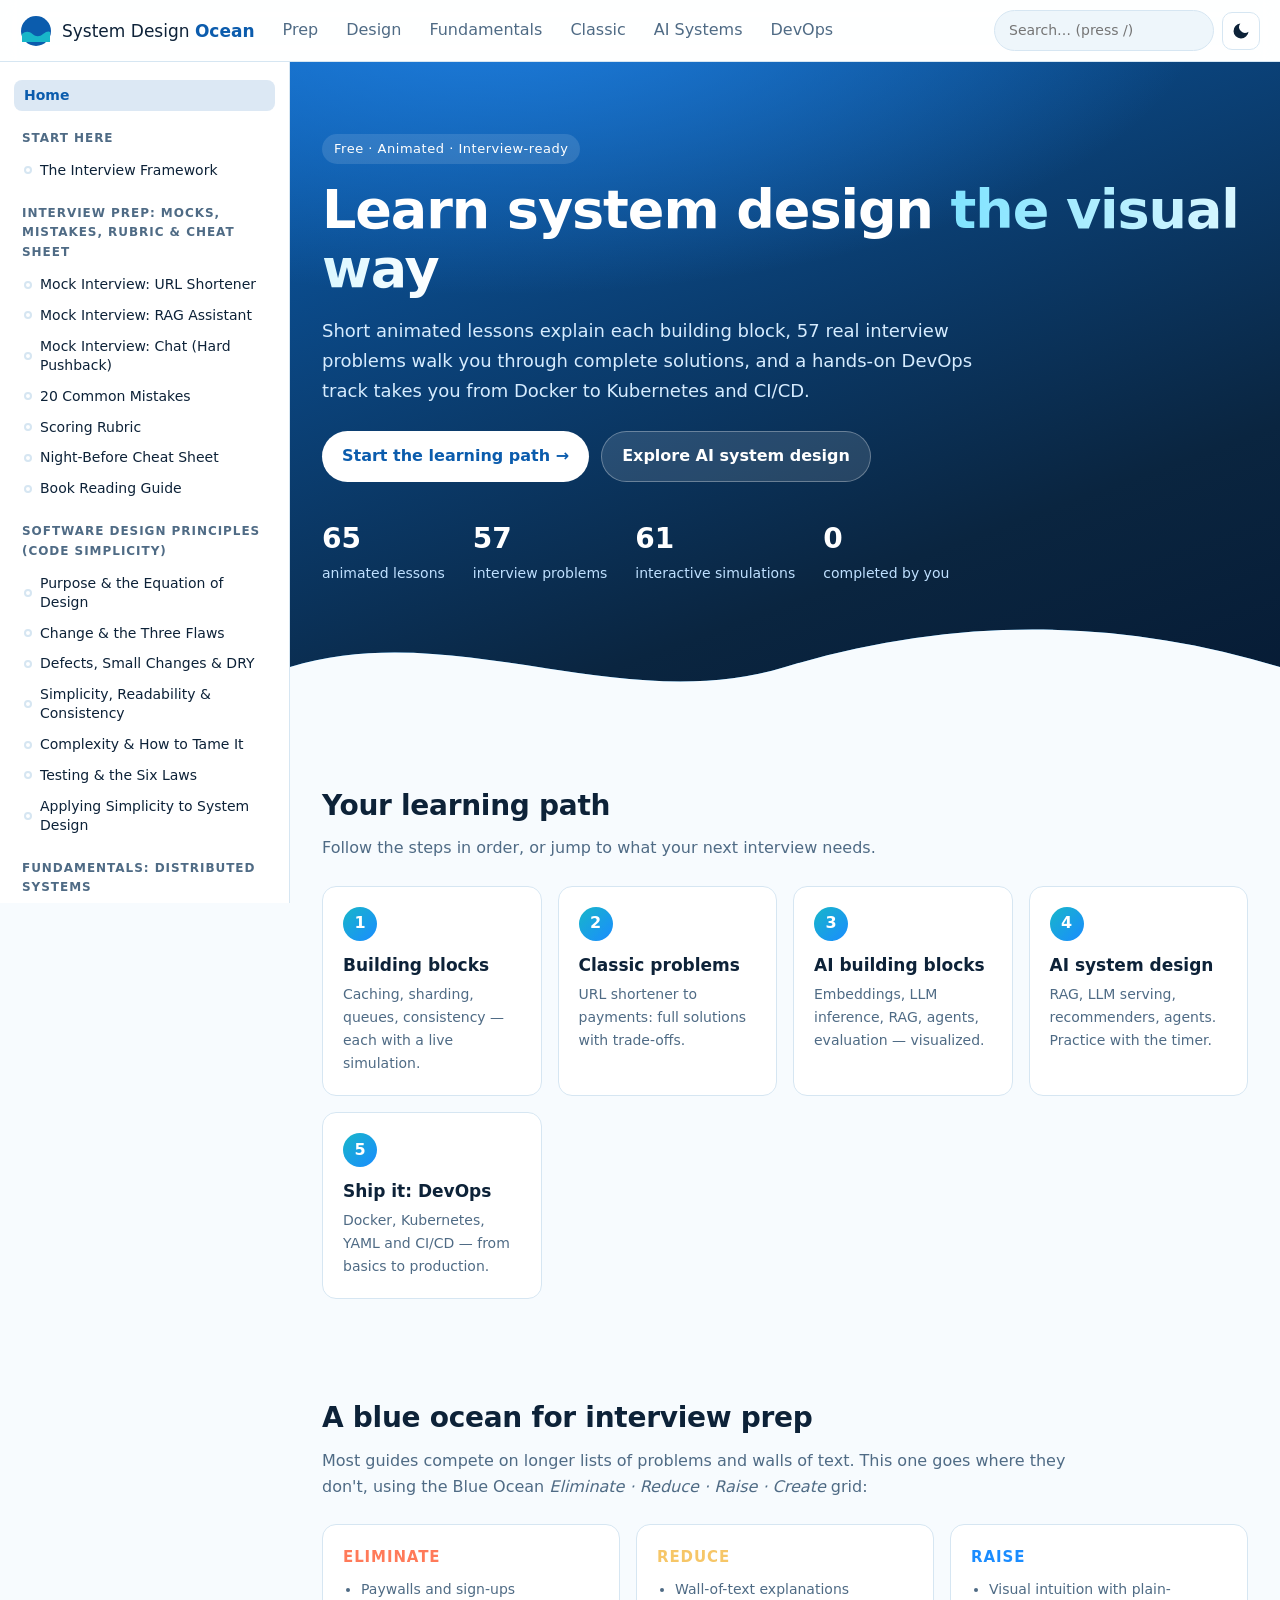
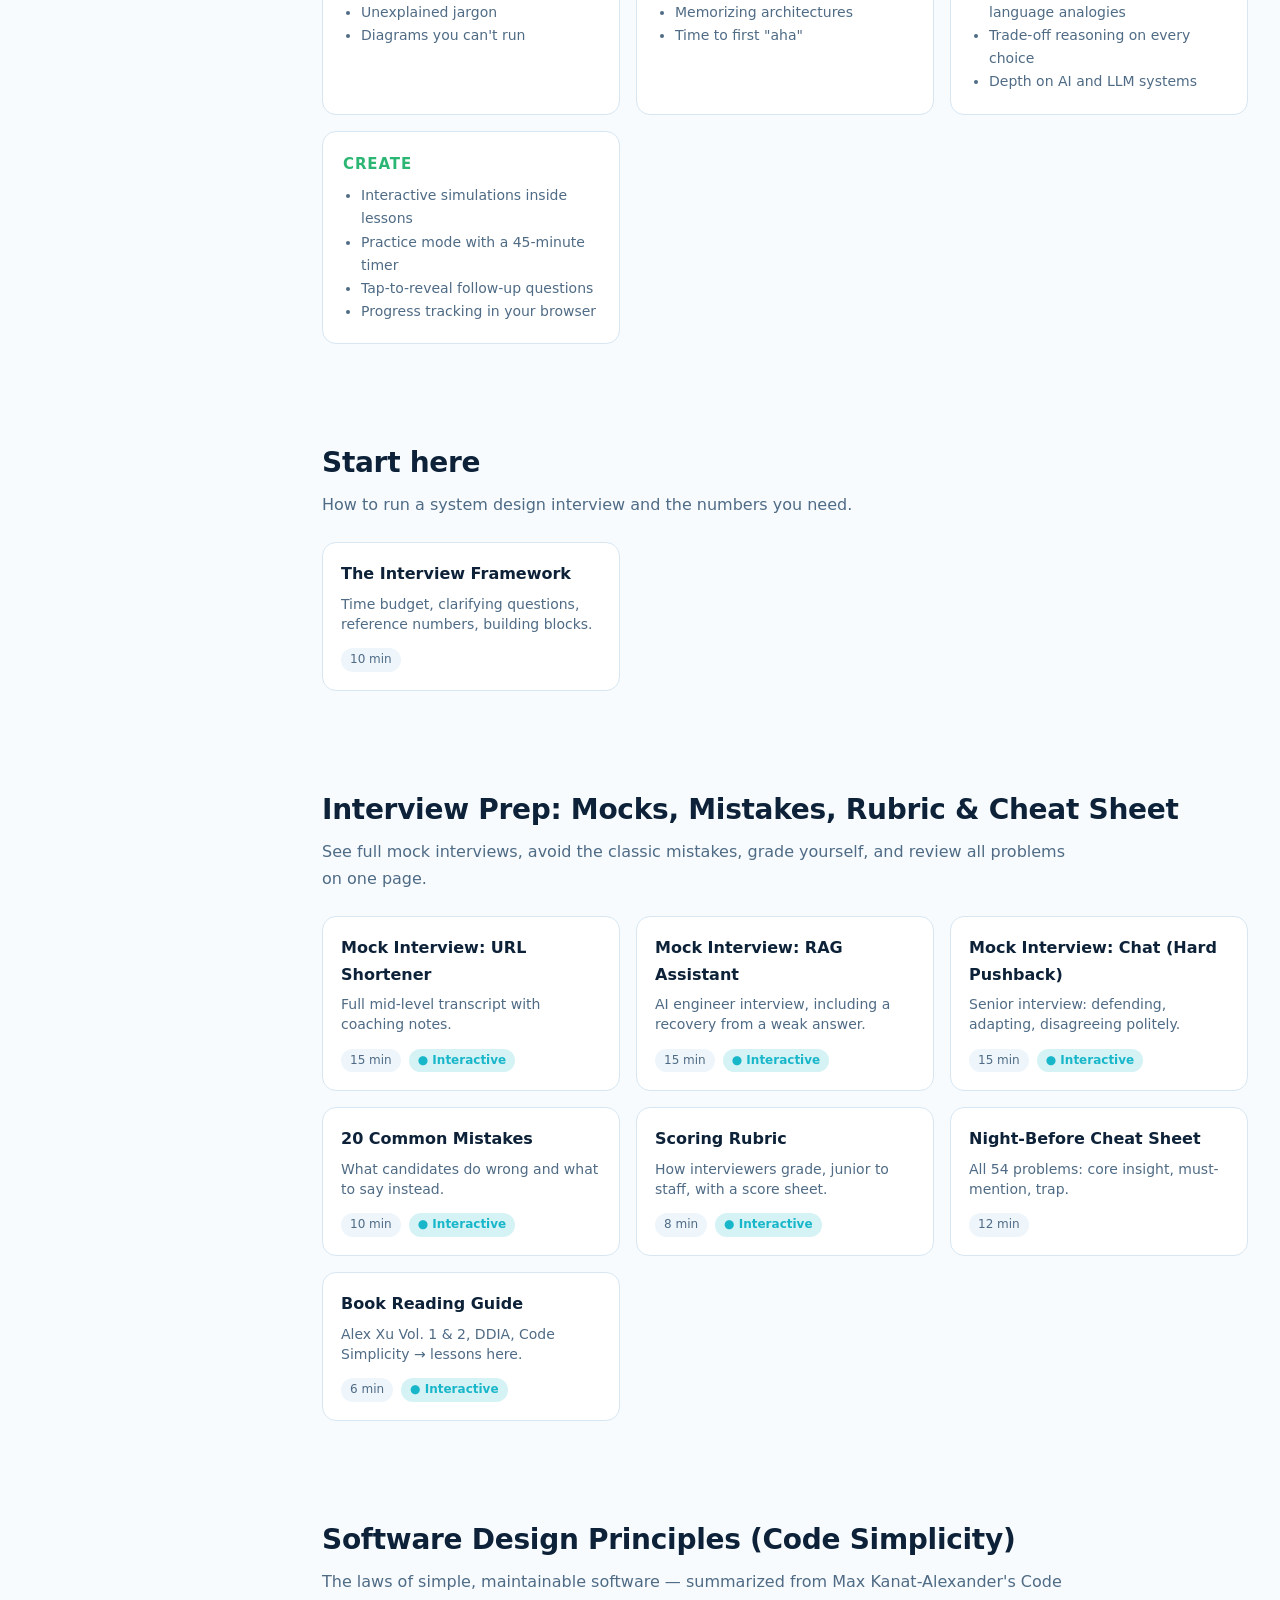
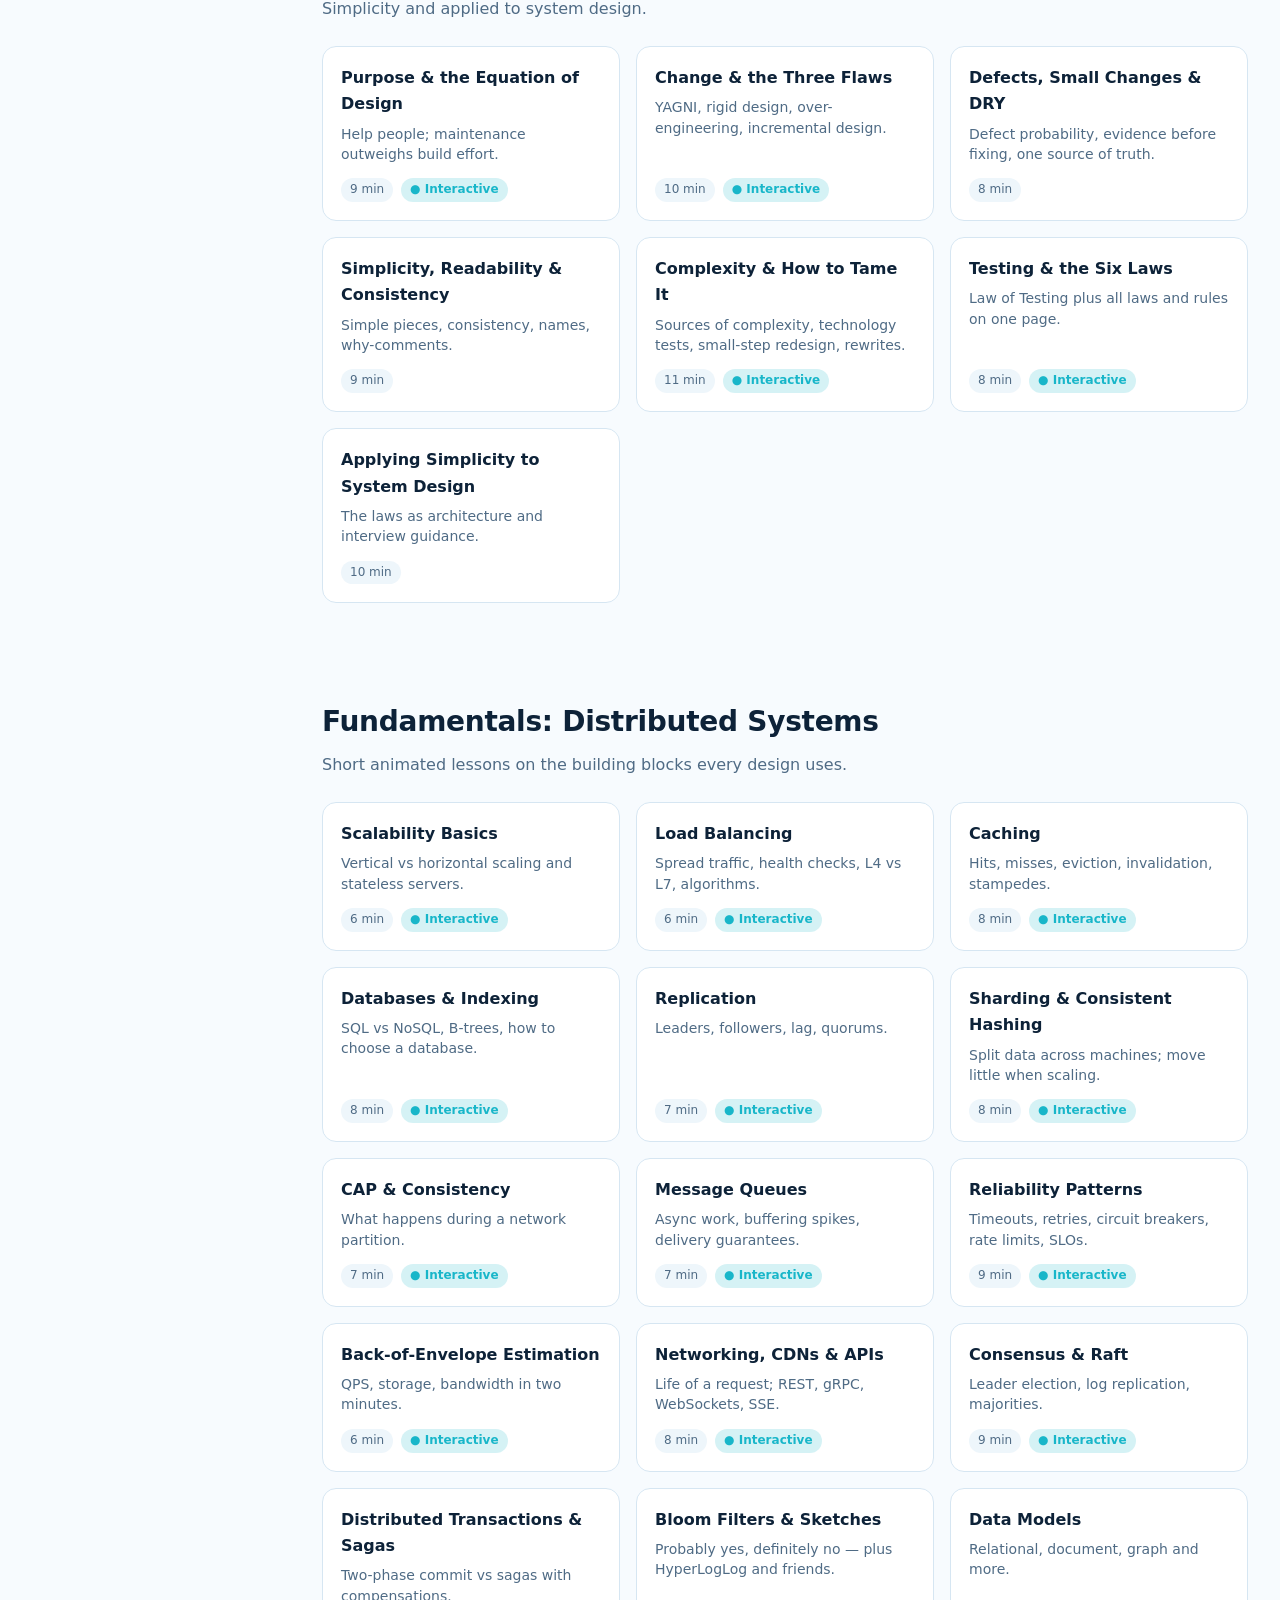
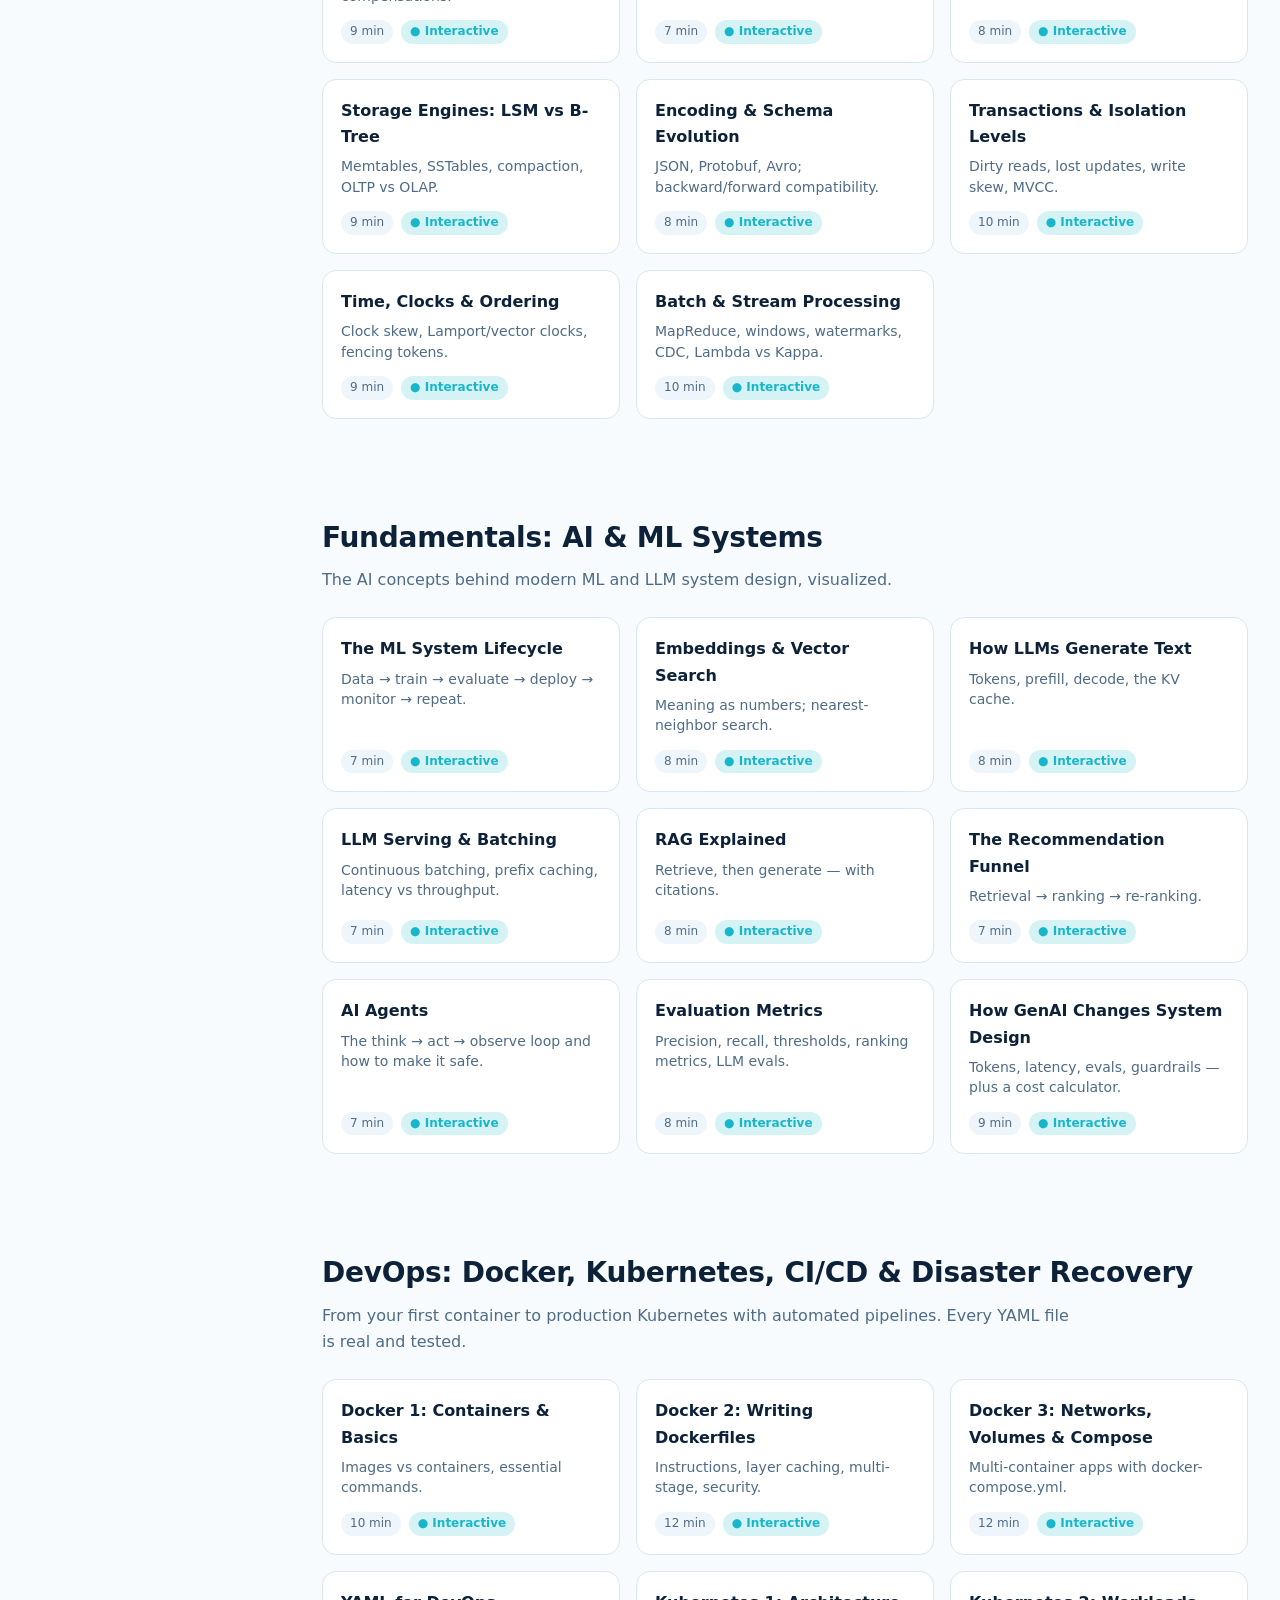
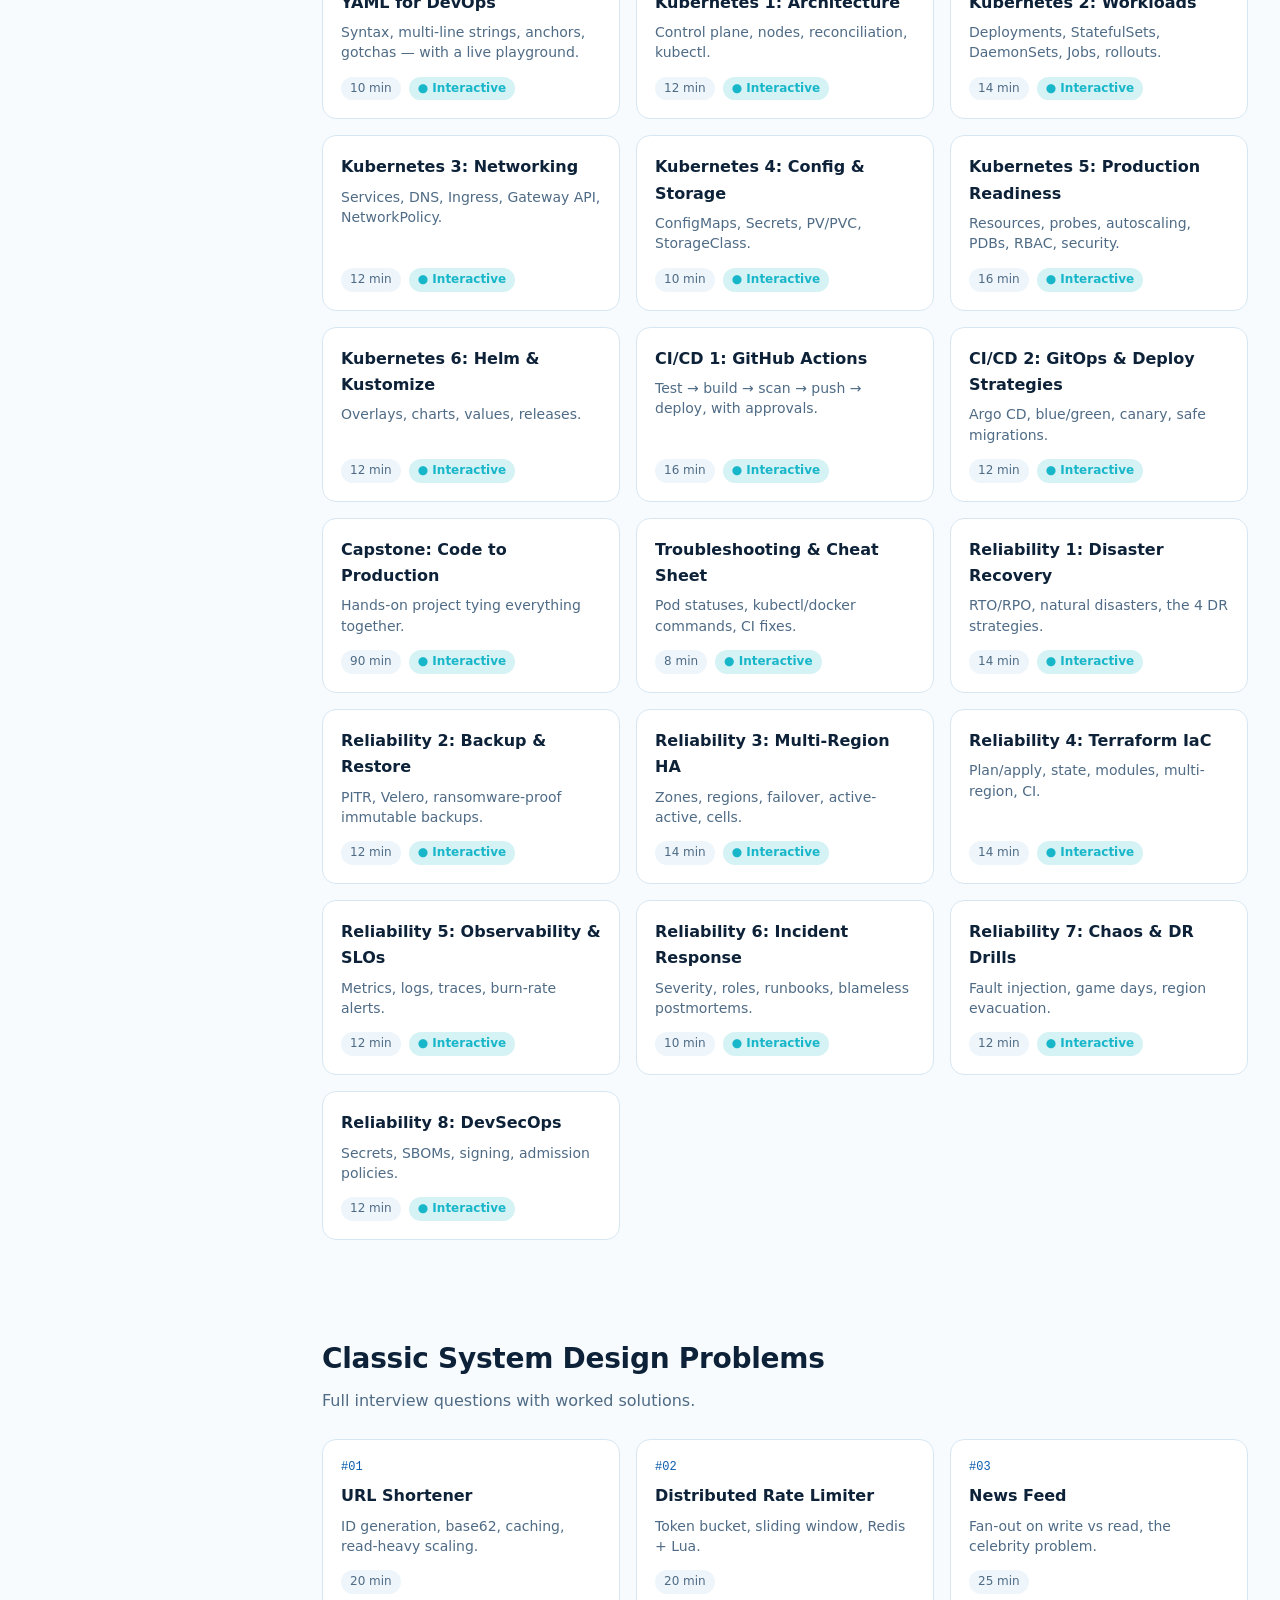
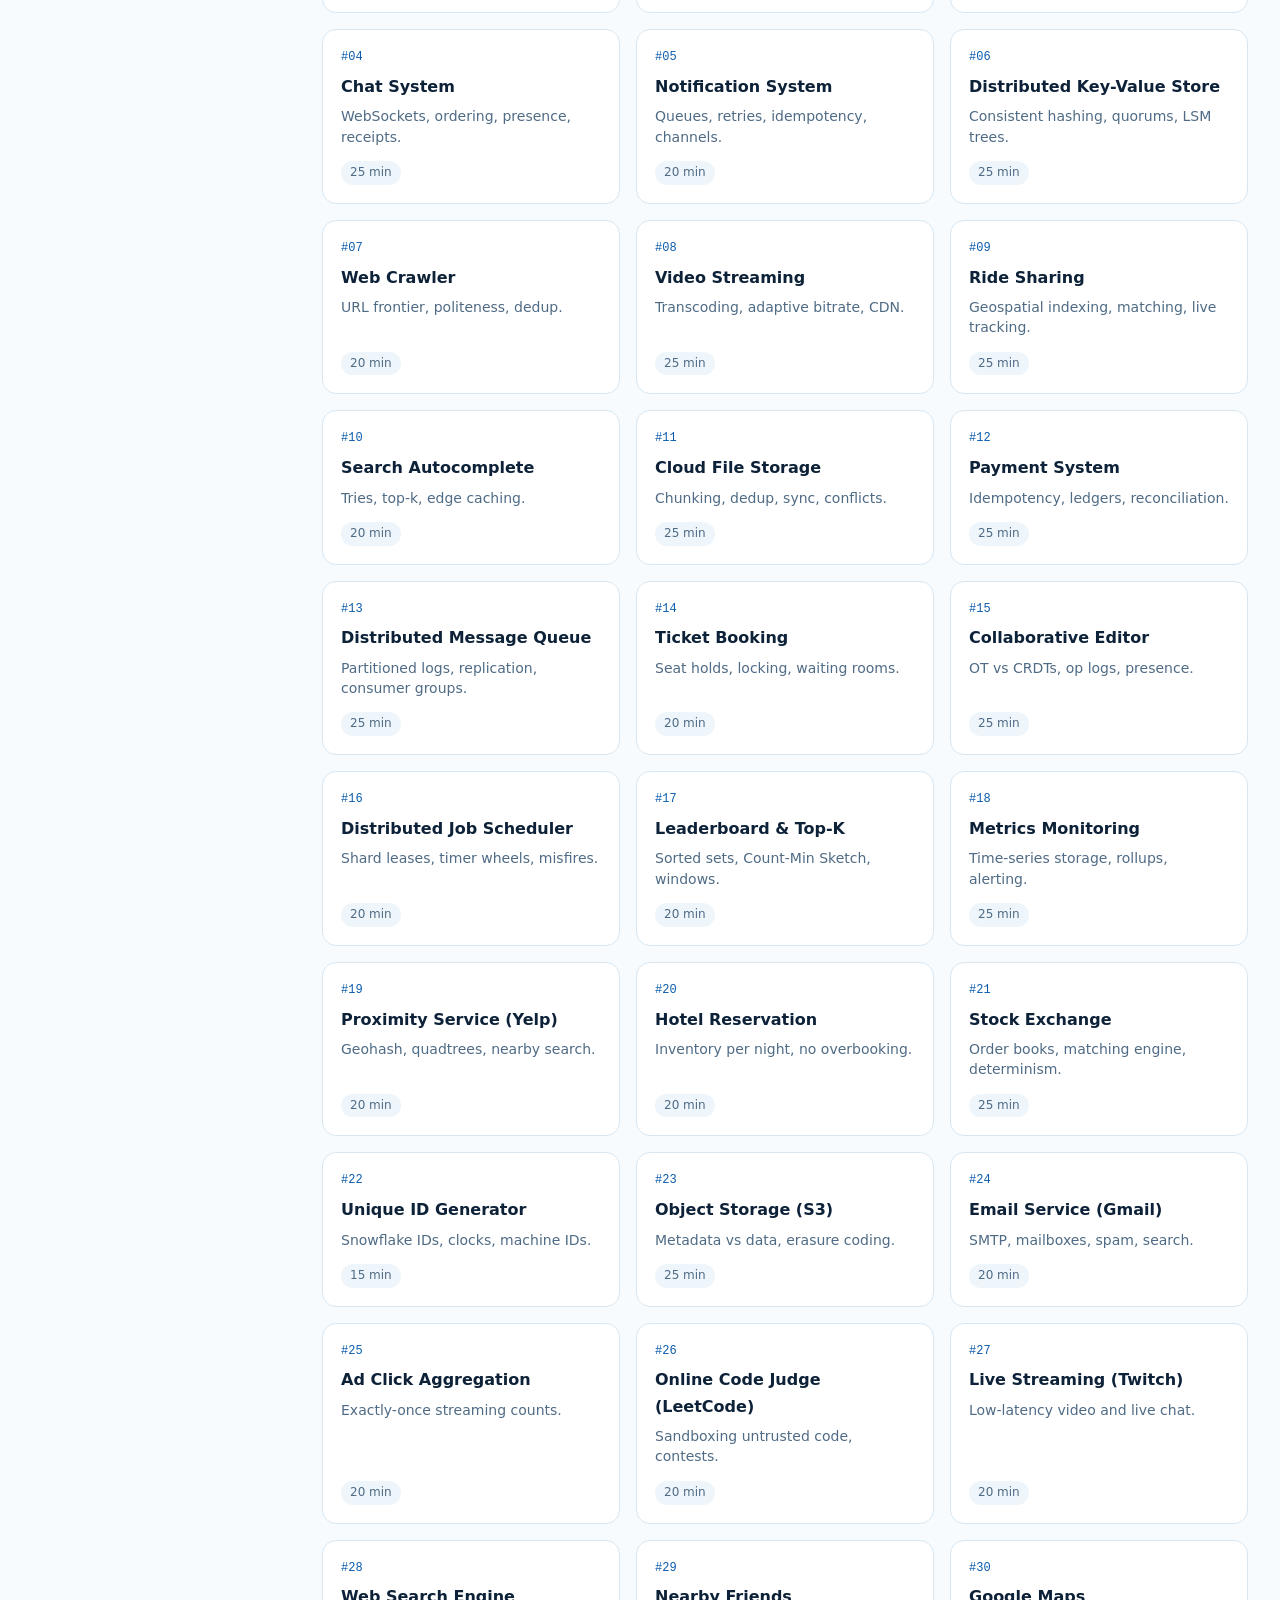
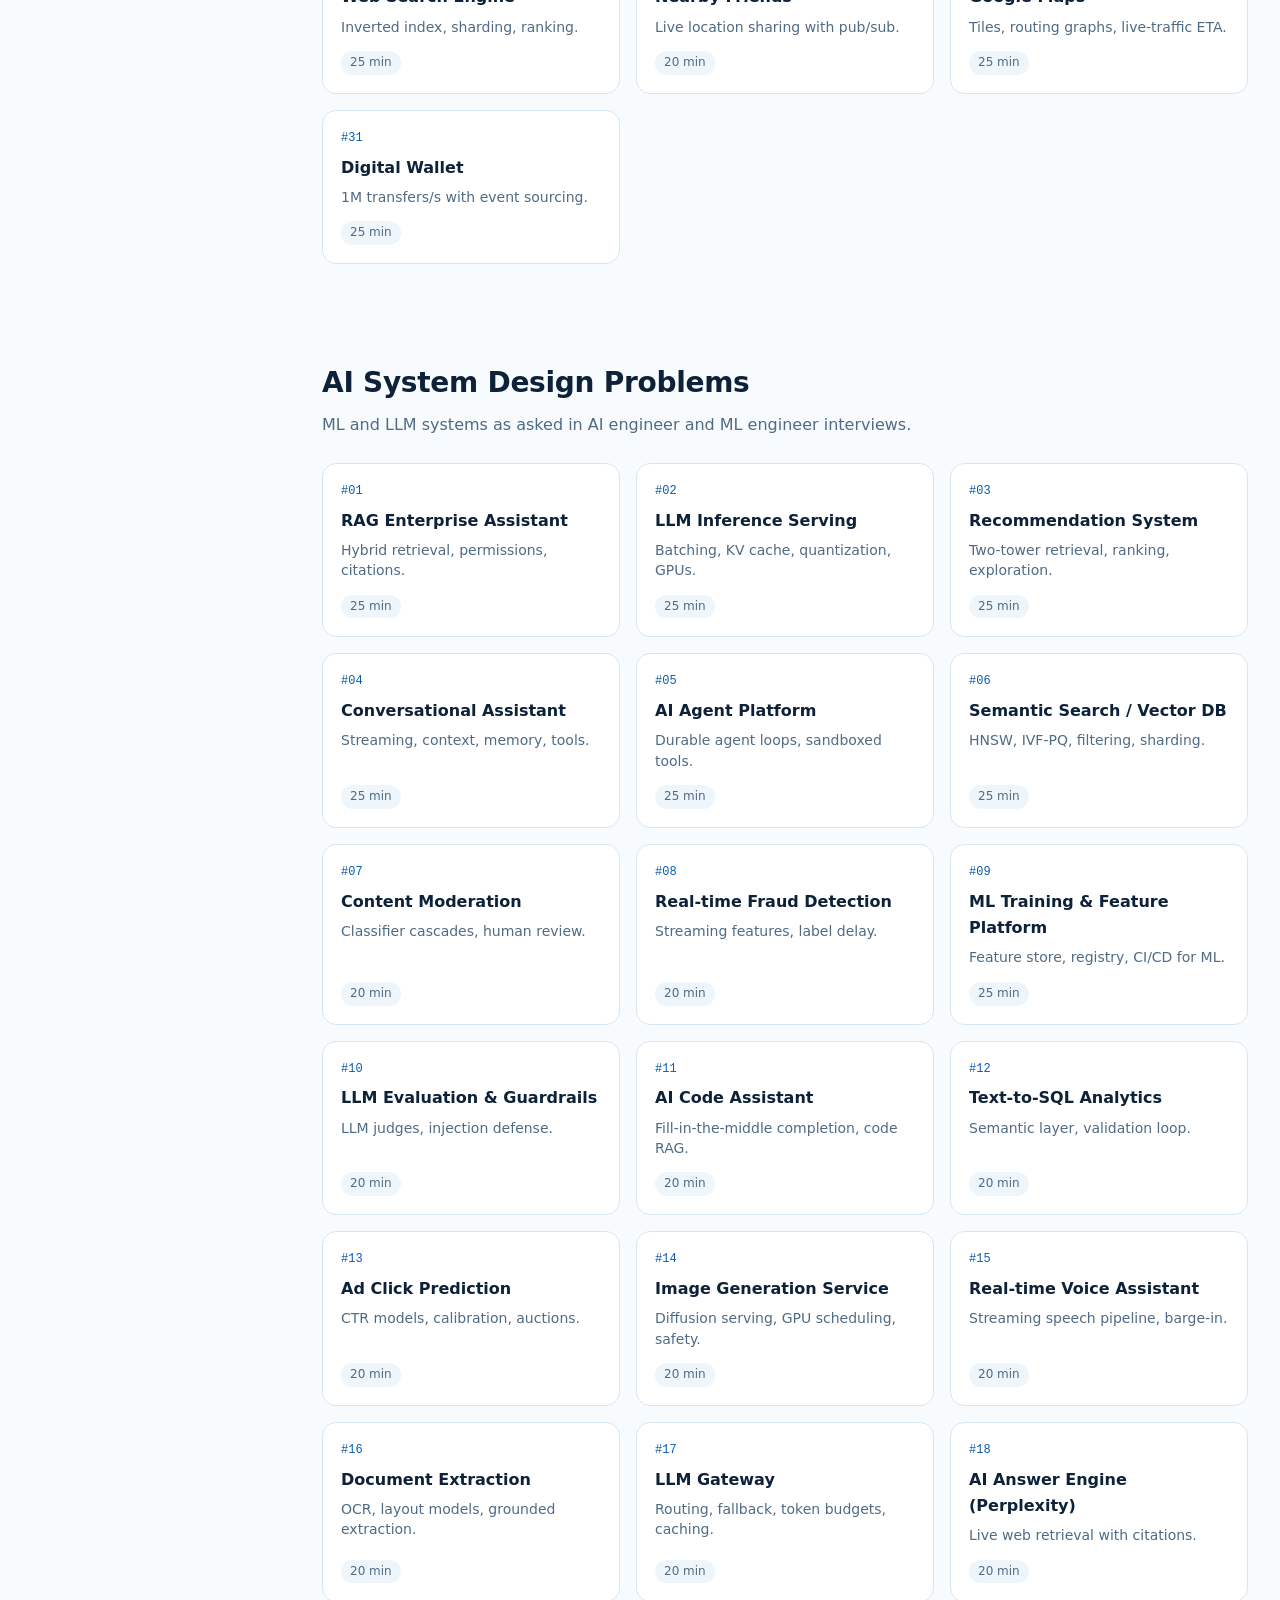
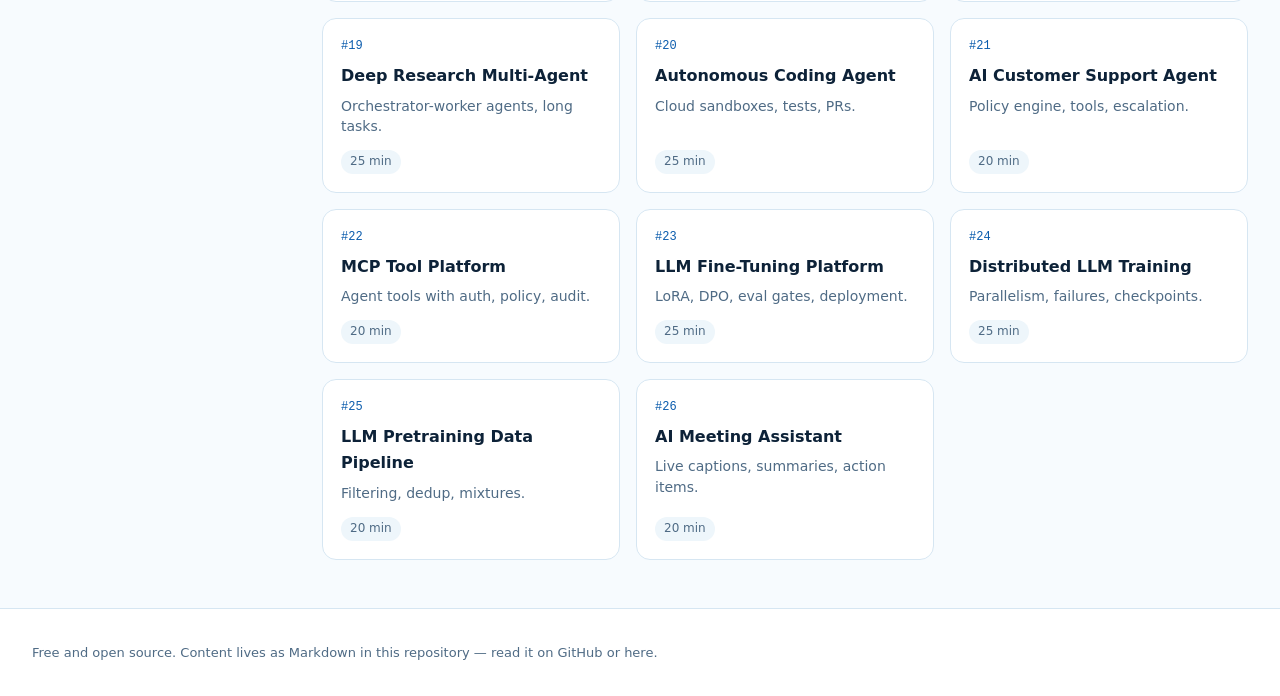
<file: index.html>
<!doctype html>
<html lang="en">
<head>
  <meta charset="utf-8">
  <meta name="viewport" content="width=device-width, initial-scale=1">
  <title>System Design Ocean</title>
  <meta name="description" content="Animated, beginner-friendly system design and AI system design tutorials with worked interview solutions.">
  <meta name="google-site-verification" content="gBxnHzqnFvH74Yls8sp2xXUwVWkb8UrnXbEdp6Fs4no" />
  <link rel="canonical" href="https://nuvyaro.github.io/system-design-solutions/">
  <meta property="og:type" content="website">
  <meta property="og:title" content="System Design Ocean: System Design, AI System Design & DevOps">
  <meta property="og:description" content="Animated tutorials, interactive simulations and 54 worked interview problems — classic, AI/GenAI and DevOps.">
  <meta property="og:url" content="https://nuvyaro.github.io/system-design-solutions/">
  <meta name="twitter:card" content="summary">
  <link rel="icon" href="data:image/svg+xml,%3Csvg xmlns='http://www.w3.org/2000/svg' viewBox='0 0 64 64'%3E%3Ccircle cx='32' cy='32' r='30' fill='%230b5cad'/%3E%3Cpath d='M8 38c6-6 12-6 18 0s12 6 18 0 10-6 12-4v14H8z' fill='%2318b6c9'/%3E%3C/svg%3E">
  <link rel="stylesheet" href="assets/css/style.css">
</head>
<body>
  <a class="skip" href="#main">Skip to content</a>
  <div class="read-progress" id="readProgress" aria-hidden="true"></div>

  <header class="topbar">
    <button class="icon-btn menu-btn" id="menuBtn" aria-label="Open navigation" aria-expanded="false">
      <svg viewBox="0 0 24 24" width="22" height="22" aria-hidden="true"><path d="M3 6h18M3 12h18M3 18h18" stroke="currentColor" stroke-width="2" stroke-linecap="round"/></svg>
    </button>
    <a class="brand" href="#/">
      <svg class="brand-mark" viewBox="0 0 64 64" aria-hidden="true">
        <circle cx="32" cy="32" r="30" fill="var(--ocean)"/>
        <path class="brand-wave" d="M4 38c7-6 14-6 21 0s14 6 21 0 12-6 14-4v20H4z" fill="var(--teal)"/>
      </svg>
      <span>System Design <strong>Ocean</strong></span>
    </a>
    <nav class="topnav" aria-label="Primary">
      <a href="#/track/prep">Prep</a>
      <a href="#/track/design">Design</a>
      <a href="#/track/fund-systems">Fundamentals</a>
      <a href="#/track/classic">Classic</a>
      <a href="#/track/ai">AI Systems</a>
      <a href="#/track/devops">DevOps</a>
    </nav>
    <div class="top-actions">
      <label class="search">
        <span class="sr-only">Search tutorials</span>
        <input id="search" type="search" placeholder="Search… (press /)" autocomplete="off">
      </label>
      <button class="icon-btn" id="themeBtn" aria-label="Toggle dark mode">
        <svg viewBox="0 0 24 24" width="20" height="20" aria-hidden="true"><path d="M21 12.8A9 9 0 1 1 11.2 3a7 7 0 0 0 9.8 9.8z" fill="currentColor"/></svg>
      </button>
    </div>
  </header>

  <div class="layout">
    <aside class="sidebar" id="sidebar" aria-label="All tutorials"></aside>
    <div class="scrim" id="scrim"></div>
    <main id="main" tabindex="-1"></main>
  </div>

  <footer class="footer">
    <p>Free and open source. Content lives as Markdown in this repository — read it on GitHub or here.</p>
  </footer>

  <script src="assets/vendor/marked.min.js"></script>
  <script src="assets/vendor/mermaid.min.js"></script>
  <script src="assets/vendor/js-yaml.min.js"></script>
  <script src="assets/js/catalog.js"></script>
  <script src="assets/js/sims.js"></script>
  <script src="assets/js/app.js"></script>
</body>
</html>
</file>
<file: assets/css/style.css>
/* ---------- Design tokens (ocean palette) ---------- */
:root {
  --abyss: #061a33;
  --deep: #0a2540;
  --ocean: #0b5cad;
  --sea: #1a8cff;
  --teal: #18b6c9;
  --foam: #e8f5fc;
  --sand: #f6c667;
  --coral: #ff7a59;
  --kelp: #2bb673;

  --bg: #f7fbfe;
  --surface: #ffffff;
  --surface-2: #eef6fb;
  --text: #0d2238;
  --muted: #4f6b85;
  --border: #d6e6f2;
  --accent: var(--ocean);
  --accent-2: var(--teal);
  --code-bg: #0f2a47;
  --code-text: #e6f2ff;
  --shadow: 0 6px 24px rgba(11, 92, 173, 0.10);
  --radius: 14px;
  --sidebar-w: 290px;
  --font: "Inter", system-ui, -apple-system, "Segoe UI", Roboto, sans-serif;
  --mono: ui-monospace, "SFMono-Regular", Menlo, Consolas, monospace;
}

@media (prefers-color-scheme: dark) {
  :root:not([data-theme="light"]) {
    --bg: #061a33;
    --surface: #0b2442;
    --surface-2: #0f2e52;
    --text: #e6f1fb;
    --muted: #9db6cf;
    --border: #1d3d63;
    --accent: #4aa8ff;
    --accent-2: #3fd0e0;
    --code-bg: #04142a;
    --shadow: 0 6px 24px rgba(0, 0, 0, 0.35);
  }
}
:root[data-theme="dark"] {
  --bg: #061a33;
  --surface: #0b2442;
  --surface-2: #0f2e52;
  --text: #e6f1fb;
  --muted: #9db6cf;
  --border: #1d3d63;
  --accent: #4aa8ff;
  --accent-2: #3fd0e0;
  --code-bg: #04142a;
  --shadow: 0 6px 24px rgba(0, 0, 0, 0.35);
}

/* ---------- Base ---------- */
* { box-sizing: border-box; }
html { scroll-behavior: smooth; }
body {
  margin: 0;
  background: var(--bg);
  color: var(--text);
  font: 16px/1.65 var(--font);
  -webkit-font-smoothing: antialiased;
}
a { color: var(--accent); text-underline-offset: 3px; }
img, svg { max-width: 100%; }
.sr-only { position: absolute; width: 1px; height: 1px; overflow: hidden; clip: rect(0 0 0 0); }
.skip { position: absolute; left: -999px; top: 8px; background: var(--surface); padding: 8px 12px; z-index: 100; border-radius: 8px; }
.skip:focus { left: 8px; }
:focus-visible { outline: 3px solid var(--accent-2); outline-offset: 2px; border-radius: 6px; }

.read-progress {
  position: fixed; top: 0; left: 0; height: 3px; width: 0;
  background: linear-gradient(90deg, var(--teal), var(--sea));
  z-index: 60; transition: width .1s linear;
}

/* ---------- Top bar ---------- */
.topbar {
  position: sticky; top: 0; z-index: 50;
  display: flex; align-items: center; gap: 16px;
  padding: 10px 20px;
  background: color-mix(in srgb, var(--surface) 88%, transparent);
  backdrop-filter: blur(10px);
  border-bottom: 1px solid var(--border);
}
.brand { display: flex; align-items: center; gap: 10px; color: var(--text); text-decoration: none; font-size: 17px; white-space: nowrap; }
.brand strong { color: var(--accent); }
.brand-mark { width: 32px; height: 32px; }
.brand-wave { animation: bob 3s ease-in-out infinite; transform-origin: center; }
@keyframes bob { 50% { transform: translateY(-3px); } }
.topnav { display: flex; gap: 4px; }
.topnav a { color: var(--muted); text-decoration: none; padding: 6px 12px; border-radius: 999px; font-weight: 500; }
.topnav a:hover, .topnav a.active { background: var(--surface-2); color: var(--accent); }
.top-actions { margin-left: auto; display: flex; gap: 8px; align-items: center; }
.search input {
  width: 220px; padding: 8px 14px; border-radius: 999px;
  border: 1px solid var(--border); background: var(--surface-2); color: var(--text); font: inherit; font-size: 14px;
}
.icon-btn {
  display: inline-grid; place-items: center; width: 38px; height: 38px;
  border: 1px solid var(--border); border-radius: 10px; background: var(--surface); color: var(--text); cursor: pointer;
}
.menu-btn { display: none; }

/* ---------- Layout ---------- */
.layout { display: grid; grid-template-columns: var(--sidebar-w) minmax(0, 1fr); min-height: calc(100vh - 60px); }
.sidebar {
  position: sticky; top: 59px; height: calc(100vh - 59px); overflow-y: auto;
  padding: 18px 14px 40px; border-right: 1px solid var(--border); background: var(--surface);
}
.sidebar h4 { margin: 18px 8px 6px; font-size: 12px; letter-spacing: .08em; text-transform: uppercase; color: var(--muted); }
.sidebar a {
  display: flex; align-items: center; gap: 8px; padding: 6px 10px; border-radius: 8px;
  color: var(--text); text-decoration: none; font-size: 14px; line-height: 1.35;
}
.sidebar a:hover { background: var(--surface-2); }
.sidebar a.active { background: color-mix(in srgb, var(--accent) 14%, transparent); color: var(--accent); font-weight: 600; }
.sidebar .done-dot { width: 8px; height: 8px; border-radius: 50%; border: 2px solid var(--border); flex: none; }
.sidebar .done-dot.done { background: var(--kelp); border-color: var(--kelp); }
.scrim { display: none; }
main { min-width: 0; outline: none; }

/* ---------- Hero ---------- */
.hero {
  position: relative; overflow: hidden; color: #fff;
  background: radial-gradient(1200px 500px at 20% -10%, #1f7fe0 0%, transparent 60%),
              linear-gradient(160deg, var(--ocean) 0%, var(--deep) 70%, var(--abyss) 100%);
  padding: 72px 32px 150px;
}
.hero-inner { position: relative; z-index: 2; max-width: 920px; }
.eyebrow { display: inline-block; padding: 4px 12px; border-radius: 999px; background: rgba(255,255,255,.12); font-size: 13px; letter-spacing: .04em; }
.hero h1 { font-size: clamp(32px, 5vw, 54px); line-height: 1.1; margin: 16px 0 14px; letter-spacing: -0.02em; }
.hero h1 span { background: linear-gradient(90deg, #7fe3ff, #ffffff); -webkit-background-clip: text; background-clip: text; color: transparent; }
.hero p { font-size: 18px; max-width: 680px; color: #d6ecff; }
.hero-cta { display: flex; flex-wrap: wrap; gap: 12px; margin-top: 26px; }
.btn {
  display: inline-flex; align-items: center; gap: 8px; padding: 11px 20px; border-radius: 999px;
  font-weight: 600; text-decoration: none; border: 0; cursor: pointer; font: inherit; font-weight: 600;
}
.btn-primary { background: #fff; color: var(--ocean); }
.btn-ghost { background: rgba(255,255,255,.12); color: #fff; border: 1px solid rgba(255,255,255,.3); }
.btn-small { padding: 7px 14px; font-size: 14px; }
.btn-outline { background: transparent; color: var(--accent); border: 1px solid var(--border); }
.btn-solid { background: var(--accent); color: #fff; }
.hero-stats { display: flex; flex-wrap: wrap; gap: 28px; margin-top: 34px; }
.hero-stats div { font-size: 14px; color: #bfe0ff; }
.hero-stats b { display: block; font-size: 28px; color: #fff; }

.waves { position: absolute; left: 0; right: 0; bottom: -2px; height: 140px; z-index: 1; }
.waves svg { position: absolute; bottom: 0; width: 200%; max-width: none; height: 100%; }
.wave1 { animation: drift 14s linear infinite; opacity: .35; }
.wave2 { animation: drift 9s linear infinite reverse; opacity: .55; }
.wave3 { animation: drift 20s linear infinite; }
@keyframes drift { from { transform: translateX(0); } to { transform: translateX(-50%); } }
.bubble {
  position: absolute; bottom: -20px; border-radius: 50%;
  background: radial-gradient(circle at 30% 30%, rgba(255,255,255,.7), rgba(255,255,255,.08));
  animation: rise linear infinite; z-index: 1;
}
@keyframes rise { to { transform: translateY(-520px) translateX(20px); opacity: 0; } }

/* ---------- Sections & cards ---------- */
.section { padding: 48px 32px; max-width: 1180px; }
.section h2 { font-size: 28px; margin: 0 0 6px; letter-spacing: -0.01em; }
.section .lead { color: var(--muted); margin: 0 0 24px; max-width: 760px; }
.grid { display: grid; gap: 16px; grid-template-columns: repeat(auto-fill, minmax(250px, 1fr)); }
.card {
  position: relative; display: flex; flex-direction: column; gap: 6px;
  padding: 18px; border-radius: var(--radius); background: var(--surface);
  border: 1px solid var(--border); text-decoration: none; color: var(--text);
  transition: transform .2s ease, box-shadow .2s ease, border-color .2s ease;
}
.card:hover { transform: translateY(-4px); box-shadow: var(--shadow); border-color: color-mix(in srgb, var(--accent) 40%, var(--border)); }
.card h3 { margin: 0; font-size: 16px; }
.card p { margin: 0; color: var(--muted); font-size: 14px; line-height: 1.45; }
.card .meta { margin-top: auto; padding-top: 8px; display: flex; gap: 8px; flex-wrap: wrap; font-size: 12px; color: var(--muted); }
.chip { display: inline-flex; align-items: center; gap: 4px; padding: 2px 9px; border-radius: 999px; background: var(--surface-2); font-size: 12px; color: var(--muted); }
.chip.live-chip { background: color-mix(in srgb, var(--teal) 18%, transparent); color: var(--accent-2); font-weight: 600; }
.chip.done { background: color-mix(in srgb, var(--kelp) 20%, transparent); color: var(--kelp); font-weight: 600; }
.card .num { font-family: var(--mono); font-size: 12px; color: var(--accent); }

.path { display: grid; gap: 16px; grid-template-columns: repeat(auto-fit, minmax(210px, 1fr)); counter-reset: step; }
.path a { text-decoration: none; color: var(--text); }
.step { padding: 20px; border-radius: var(--radius); background: var(--surface); border: 1px solid var(--border); position: relative; height: 100%; transition: transform .2s; }
.step:hover { transform: translateY(-3px); }
.step::before {
  counter-increment: step; content: counter(step);
  display: grid; place-items: center; width: 34px; height: 34px; border-radius: 50%;
  background: linear-gradient(135deg, var(--teal), var(--sea)); color: #fff; font-weight: 700; margin-bottom: 10px;
}
.step h3 { margin: 0 0 4px; font-size: 17px; }
.step p { margin: 0; color: var(--muted); font-size: 14px; }

/* Blue Ocean ERRC grid */
.errc { display: grid; gap: 16px; grid-template-columns: repeat(auto-fit, minmax(240px, 1fr)); }
.errc > div { padding: 20px; border-radius: var(--radius); border: 1px solid var(--border); background: var(--surface); }
.errc h3 { margin: 0 0 8px; font-size: 15px; letter-spacing: .06em; text-transform: uppercase; }
.errc ul { margin: 0; padding-left: 18px; color: var(--muted); font-size: 14px; }
.errc .e h3 { color: var(--coral); } .errc .r h3 { color: var(--sand); }
.errc .ra h3 { color: var(--sea); } .errc .c h3 { color: var(--kelp); }

/* ---------- Document view ---------- */
.doc-wrap { display: grid; grid-template-columns: minmax(0, 1fr) 220px; gap: 32px; max-width: 1180px; padding: 32px; }
.doc { min-width: 0; max-width: 820px; }
.doc-toolbar { display: flex; flex-wrap: wrap; gap: 8px; align-items: center; margin-bottom: 18px; }
.crumbs { font-size: 13px; color: var(--muted); margin-bottom: 6px; }
.crumbs a { color: var(--muted); }
.doc h1 { font-size: clamp(28px, 4vw, 38px); line-height: 1.15; letter-spacing: -0.02em; margin: 4px 0 16px; }
.doc h2 { font-size: 24px; margin: 44px 0 12px; padding-top: 8px; border-top: 1px solid var(--border); scroll-margin-top: 80px; }
.doc h3 { font-size: 19px; margin: 28px 0 8px; scroll-margin-top: 80px; }
.doc p, .doc li { font-size: 16.5px; }
.doc blockquote {
  margin: 18px 0; padding: 14px 18px; border-left: 4px solid var(--teal);
  background: color-mix(in srgb, var(--teal) 10%, transparent); border-radius: 0 12px 12px 0;
}
.doc blockquote p { margin: 0; }
.doc table { width: 100%; border-collapse: collapse; margin: 16px 0; font-size: 14.5px; display: block; overflow-x: auto; }
.doc th, .doc td { padding: 9px 12px; border: 1px solid var(--border); text-align: left; vertical-align: top; }
.doc th { background: var(--surface-2); }
.doc tr:nth-child(even) td { background: color-mix(in srgb, var(--surface-2) 45%, transparent); }
.doc code { font-family: var(--mono); font-size: .9em; background: var(--surface-2); padding: 1px 6px; border-radius: 6px; }
.doc pre { background: var(--code-bg); color: var(--code-text); padding: 16px; border-radius: 12px; overflow-x: auto; font-size: 13.5px; line-height: 1.55; }
.doc pre code { background: none; padding: 0; color: inherit; }
.doc .mermaid {
  background: var(--surface); border: 1px solid var(--border); border-radius: var(--radius);
  padding: 16px; margin: 18px 0; overflow-x: auto; text-align: center;
}
.doc .mermaid svg { height: auto; }
/* Animated flow along diagram edges */
.doc .mermaid .flowchart-link { stroke-dasharray: 7 5; animation: flow 1.2s linear infinite; }
@keyframes flow { to { stroke-dashoffset: -24; } }

.toc { position: sticky; top: 84px; align-self: start; font-size: 13px; max-height: calc(100vh - 110px); overflow-y: auto; }
.toc h4 { margin: 0 0 8px; font-size: 12px; text-transform: uppercase; letter-spacing: .08em; color: var(--muted); }
.toc a { display: block; padding: 4px 10px; color: var(--muted); text-decoration: none; border-left: 2px solid var(--border); }
.toc a.active { color: var(--accent); border-left-color: var(--accent); font-weight: 600; }

/* Q&A flip/reveal cards */
details.qa {
  margin: 12px 0; border: 1px solid var(--border); border-radius: 12px; background: var(--surface);
  overflow: hidden; transition: box-shadow .2s;
}
details.qa[open] { box-shadow: var(--shadow); }
details.qa summary {
  cursor: pointer; list-style: none; padding: 14px 16px 14px 46px; position: relative; font-weight: 600;
}
details.qa summary::-webkit-details-marker { display: none; }
details.qa summary::before {
  content: "Q"; position: absolute; left: 14px; top: 13px; width: 22px; height: 22px; border-radius: 6px;
  background: var(--accent); color: #fff; font-size: 12px; display: grid; place-items: center;
}
details.qa summary::after { content: "Tap to reveal"; float: right; font-size: 12px; font-weight: 500; color: var(--muted); }
details.qa[open] summary::after { content: ""; }
details.qa .ans { padding: 0 16px 14px 46px; animation: reveal .35s ease; }
details.qa .ans p { margin: 0; }
@keyframes reveal { from { opacity: 0; transform: translateY(-6px); } }

/* Scroll reveal */
.reveal { opacity: 0; transform: translateY(18px); transition: opacity .6s ease, transform .6s ease; }
.reveal.visible { opacity: 1; transform: none; }

/* Practice mode */
.practice-panel {
  display: none; margin: 18px 0; padding: 20px; border-radius: var(--radius);
  background: linear-gradient(135deg, color-mix(in srgb, var(--teal) 16%, var(--surface)), var(--surface));
  border: 1px solid var(--border);
}
body.practice .practice-panel { display: block; }
body.practice .solution { display: none; }
body.practice.revealed .solution { display: block; }
.timer { font-family: var(--mono); font-size: 40px; font-weight: 700; color: var(--accent); }
.practice-panel ol { color: var(--muted); }

.doc-nav { display: flex; justify-content: space-between; gap: 12px; margin: 48px 0 12px; flex-wrap: wrap; }
.doc-nav a { flex: 1 1 240px; padding: 14px 16px; border: 1px solid var(--border); border-radius: 12px; text-decoration: none; background: var(--surface); }
.doc-nav a small { display: block; color: var(--muted); }
.doc-nav a.next { text-align: right; }

/* ---------- Simulations ---------- */
.sim {
  margin: 20px 0; padding: 16px; border-radius: var(--radius);
  background: linear-gradient(180deg, color-mix(in srgb, var(--sea) 8%, var(--surface)), var(--surface));
  border: 1px solid var(--border); box-shadow: var(--shadow);
}
.sim-title { display: flex; align-items: center; gap: 8px; font-weight: 700; font-size: 14px; color: var(--accent); margin-bottom: 8px; }
.sim-title .live { width: 8px; height: 8px; border-radius: 50%; background: var(--kelp); animation: pulse 1.6s infinite; }
@keyframes pulse { 50% { opacity: .3; } }
.sim-stage { position: relative; width: 100%; overflow: hidden; border-radius: 10px; background: var(--surface-2); }
.sim-stage svg, .sim-stage canvas { display: block; width: 100%; height: auto; }
.sim-controls { display: flex; flex-wrap: wrap; gap: 8px; align-items: center; margin-top: 12px; font-size: 14px; }
.sim-controls button, .sim-controls select {
  font: inherit; font-size: 13.5px; padding: 6px 12px; border-radius: 999px; cursor: pointer;
  border: 1px solid var(--border); background: var(--surface); color: var(--text);
}
.sim-controls button.primary { background: var(--accent); color: #fff; border-color: var(--accent); }
.sim-controls button[aria-pressed="true"] { background: var(--accent); color: #fff; border-color: var(--accent); }
.sim-controls label { display: inline-flex; align-items: center; gap: 8px; color: var(--muted); }
.sim-controls input[type=range] { accent-color: var(--accent); }
.sim-stats { display: flex; flex-wrap: wrap; gap: 10px; margin-top: 10px; }
.stat { padding: 6px 12px; border-radius: 10px; background: var(--surface-2); font-size: 13px; color: var(--muted); }
.stat b { color: var(--text); font-size: 15px; margin-left: 4px; }
.sim-caption { margin-top: 8px; font-size: 14px; color: var(--muted); min-height: 1.4em; }
.sim text { font-family: var(--font); }
.sim-log { margin-top: 10px; font-family: var(--mono); font-size: 12.5px; background: var(--code-bg); color: var(--code-text); border-radius: 10px; padding: 10px 12px; height: 120px; overflow-y: auto; }
.sim-log div { animation: reveal .3s ease; }

.pipe { display: grid; grid-template-columns: repeat(auto-fit, minmax(118px, 1fr)); gap: 8px; padding: 14px; }
.pipe .node {
  padding: 10px; border-radius: 10px; border: 2px solid var(--border);
  background: var(--surface); text-align: center; font-size: 13px; font-weight: 600; transition: all .35s ease; position: relative;
}
.pipe .node small { display: block; font-weight: 400; color: var(--muted); font-size: 11.5px; margin-top: 4px; }
.pipe .node.on { border-color: var(--teal); background: color-mix(in srgb, var(--teal) 16%, var(--surface)); transform: translateY(-4px) scale(1.03); box-shadow: 0 6px 18px rgba(24,182,201,.25); }
.pipe .node.past { border-color: color-mix(in srgb, var(--teal) 55%, var(--border)); }

.funnel-row { display: flex; align-items: center; gap: 12px; margin: 8px 0; }
.funnel-bar { height: 34px; border-radius: 8px; background: linear-gradient(90deg, var(--sea), var(--teal)); transition: width 1s cubic-bezier(.2,.8,.2,1); display: flex; align-items: center; padding: 0 10px; color: #fff; font-weight: 700; font-size: 13px; white-space: nowrap; overflow: hidden; }
.funnel-label { width: 150px; flex: none; font-size: 13px; font-weight: 600; }
.funnel-label small { display: block; color: var(--muted); font-weight: 400; }

.calc { display: grid; grid-template-columns: repeat(auto-fit, minmax(200px, 1fr)); gap: 12px; }
.calc label { display: flex; flex-direction: column; gap: 4px; font-size: 13px; color: var(--muted); }
.calc input { font: inherit; padding: 8px 10px; border-radius: 8px; border: 1px solid var(--border); background: var(--surface); color: var(--text); }
.calc-out { display: grid; grid-template-columns: repeat(auto-fit, minmax(160px, 1fr)); gap: 10px; margin-top: 14px; }
.calc-out div { padding: 12px; border-radius: 10px; background: var(--surface); border: 1px solid var(--border); }
.calc-out b { display: block; font-size: 22px; color: var(--accent); }
.calc-out span { font-size: 12.5px; color: var(--muted); }

.loading { padding: 60px 32px; color: var(--muted); }
.error-box { margin: 32px; padding: 20px; border-radius: 12px; border: 1px solid var(--coral); background: color-mix(in srgb, var(--coral) 10%, transparent); }

.footer { border-top: 1px solid var(--border); padding: 20px 32px; color: var(--muted); font-size: 13px; background: var(--surface); }

/* ---------- Responsive ---------- */
@media (max-width: 1100px) {
  .doc-wrap { grid-template-columns: minmax(0, 1fr); }
  .toc { display: none; }
}
@media (max-width: 860px) {
  .layout { grid-template-columns: minmax(0, 1fr); }
  .menu-btn { display: inline-grid; }
  .sidebar {
    position: fixed; top: 0; left: 0; bottom: 0; height: 100vh; width: min(86vw, 320px); z-index: 70;
    transform: translateX(-102%); transition: transform .25s ease; box-shadow: var(--shadow);
  }
  body.nav-open .sidebar { transform: none; }
  body.nav-open .scrim { display: block; position: fixed; inset: 0; background: rgba(0,0,0,.4); z-index: 65; }
  .topnav { display: none; }
  .search input { width: 140px; }
  .hero { padding: 48px 16px 130px; }
  .section, .doc-wrap { padding: 28px 16px; }
  .brand span { display: none; }
}

@media (prefers-reduced-motion: reduce) {
  *, *::before, *::after { animation-duration: .001ms !important; animation-iteration-count: 1 !important; transition-duration: .001ms !important; }
  .reveal { opacity: 1; transform: none; }
}
</file>
